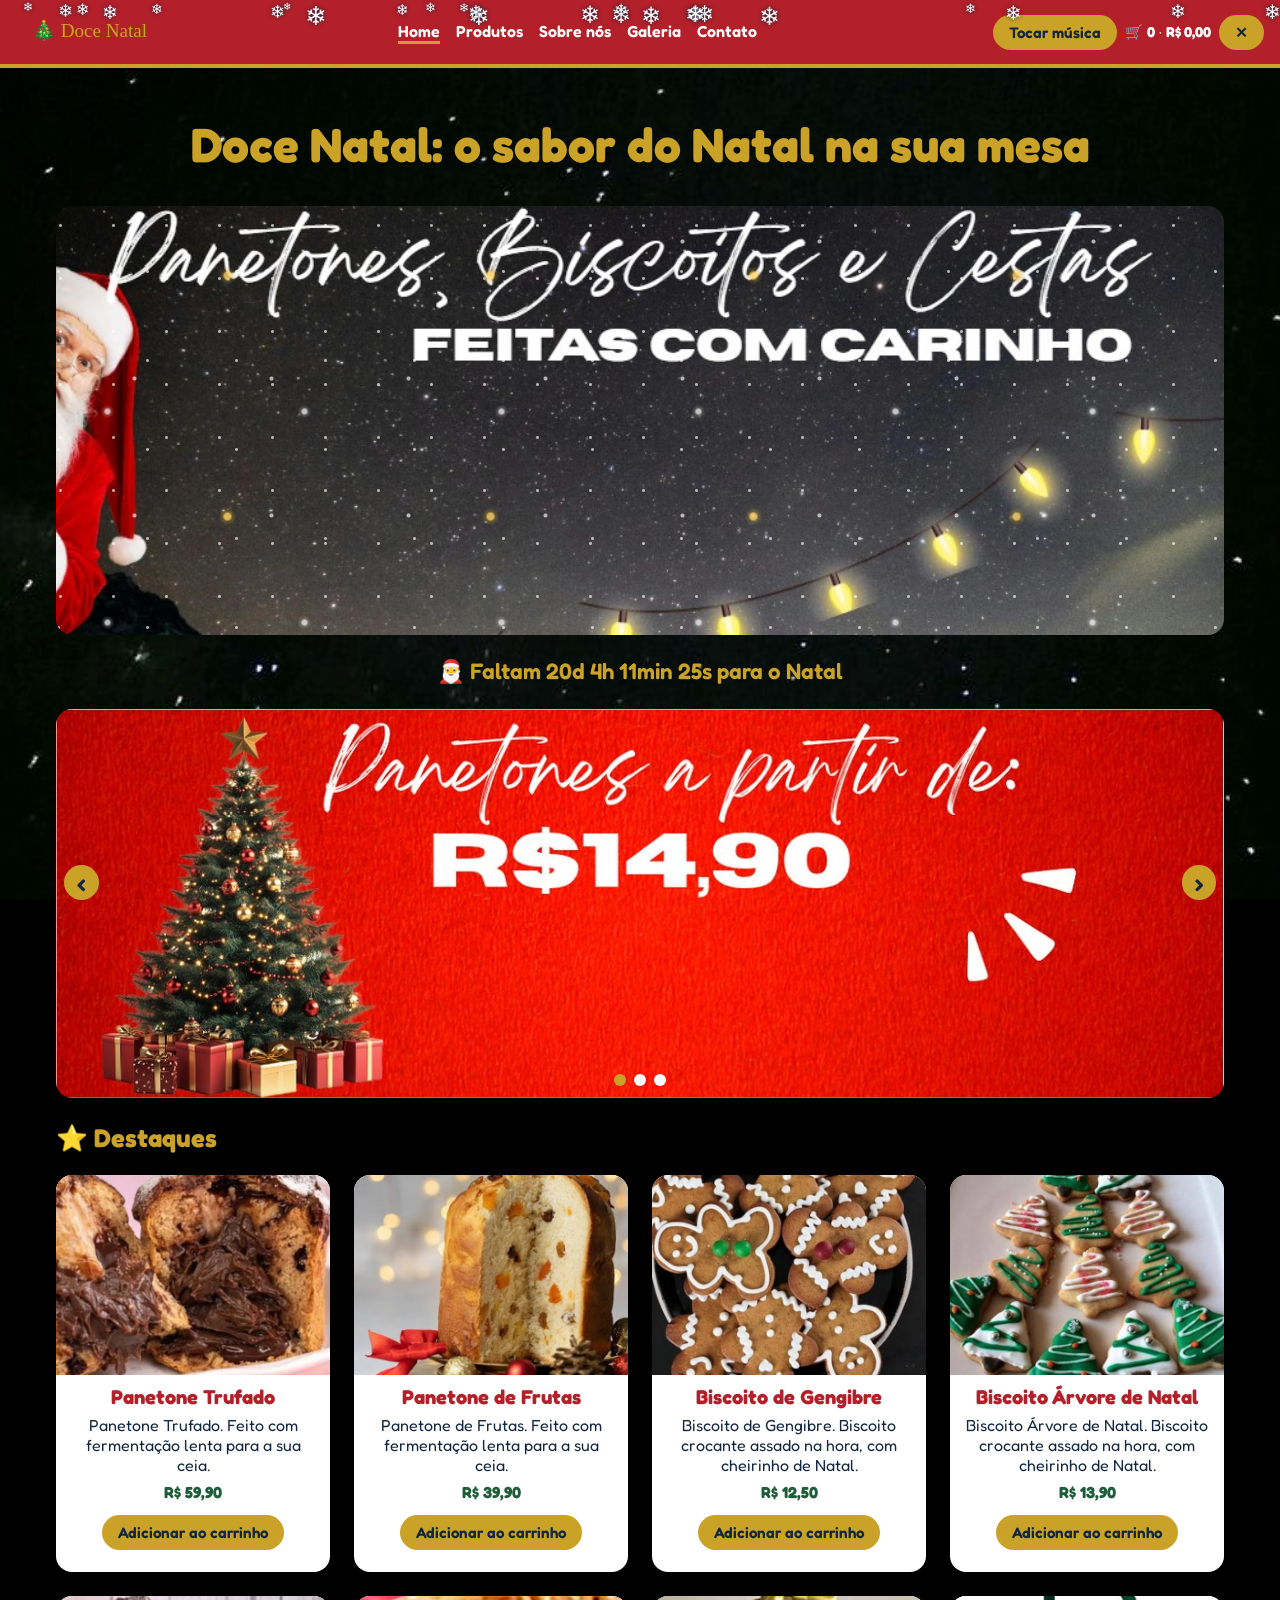
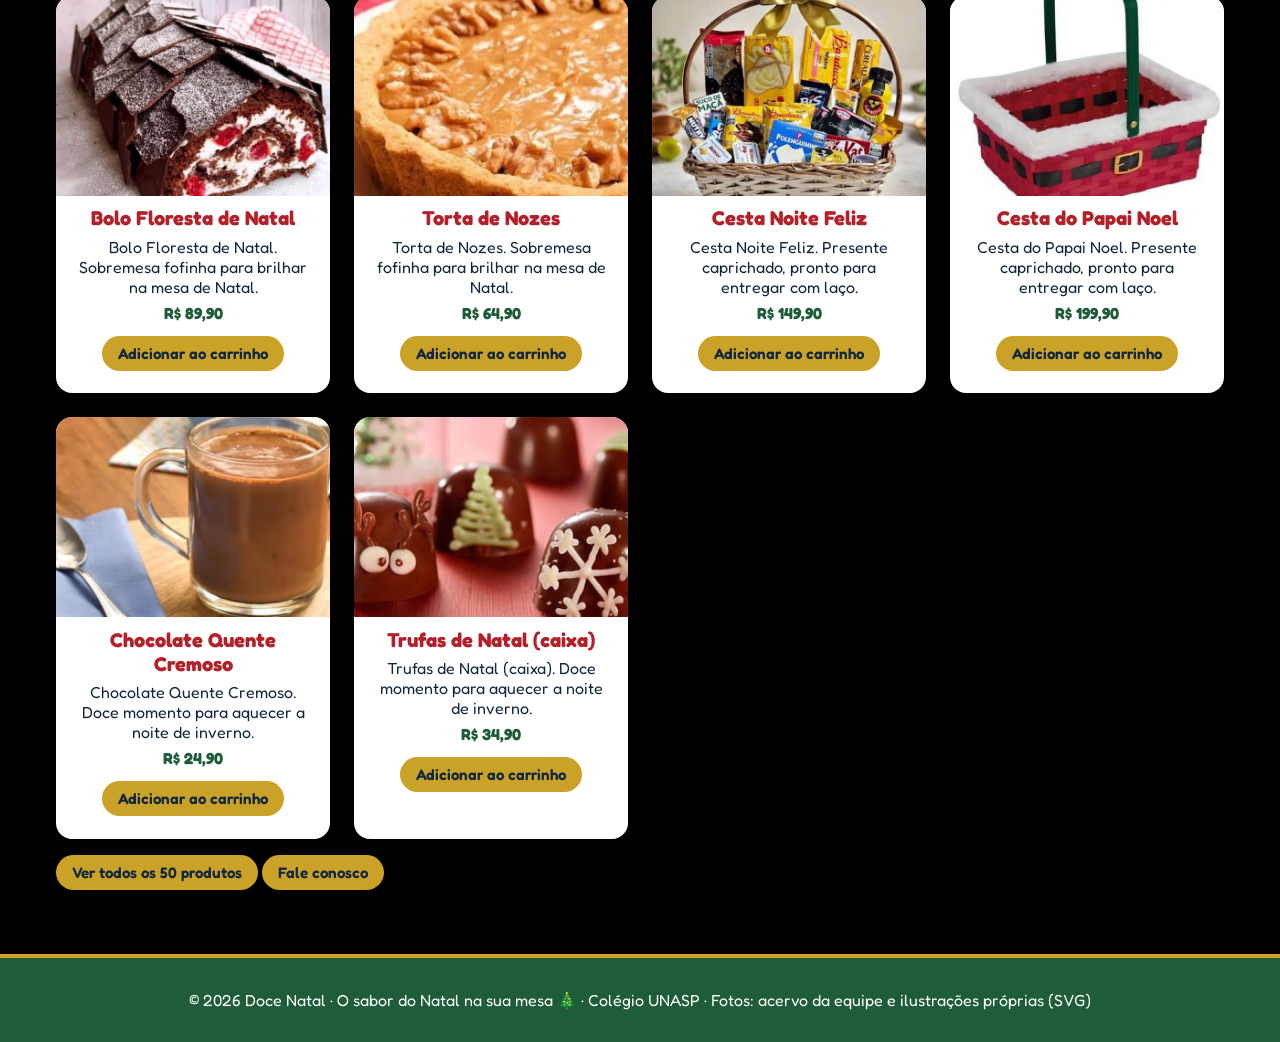
<file: index.html>
<!DOCTYPE html>
<html lang="pt-br">
<head>
<meta charset="UTF-8">
<meta name="viewport" content="width=device-width, initial-scale=1.0">
<title>Doce Natal | Home</title>
<link rel="icon" href="img/favicon.svg">
<link rel="preconnect" href="https://fonts.googleapis.com">
<link href="https://fonts.googleapis.com/css2?family=Fredoka:wght@400;600;700&display=swap" rel="stylesheet">
<link rel="stylesheet" href="css/style.css">
<link rel="stylesheet" href="css/responsivo.css">
</head>
<body>
<header>
<a href="index.html"><img class="logo" src="img/logo.svg" alt="Logotipo da Doce Natal"></a>
<button class="btn-menu" aria-label="Abrir menu">☰</button>
<nav class="menu"><a href="index.html" class=ativo>Home</a><a href="produtos.html">Produtos</a><a href="sobre.html">Sobre nós</a><a href="galeria.html">Galeria</a><a href="contato.html">Contato</a></nav>
<div class="acoes"><button id="btn-musica">Tocar música</button><span>🛒 <b id="qtd-carrinho">0</b> · <b id="total-carrinho">R$ 0,00</b></span><button id="limpar" title="Esvaziar carrinho">✕</button></div>
</header>
<main>
<h1>Doce Natal: o sabor do Natal na sua mesa</h1>
<section class="banner"><img class="banner-fundo" src="img/banners/banner-principal.jpg" data-velocidade="0.08" alt="Papai Noel espiando sob um céu estrelado com luzinhas: panetones, biscoitos e cestas feitas com carinho"><div class="camada estrelas" data-velocidade="0.2" aria-hidden="true"></div><div class="camada luzes" data-velocidade="0.5" aria-hidden="true"></div></section>
<p class="contagem" id="contagem"></p>
<section class="carrossel revelar"><div class="slide"><img src="img/banners/banner-panetones.jpg" alt="Banner: panetones a partir de R$ 14,90, com árvore de Natal e presentes"></div><div class="slide"><img src="img/banners/banner-biscoitos.jpg" alt="Banner: biscoitos de gengibre fresquinhos"></div><div class="slide"><img src="img/banners/banner-cestas.jpg" alt="Banner: cestas prontas para presentear"></div><button id="anterior">‹</button><button id="proximo">›</button><div id="pontos"></div></section>
<section><h2>⭐ Destaques</h2><div id="destaques" class="grade-produtos"></div><p><a class="botao" href="produtos.html">Ver todos os 50 produtos</a> <a class="botao" href="contato.html">Fale conosco</a></p></section>
</main>
<footer><p>&copy; 2026 Doce Natal · O sabor do Natal na sua mesa 🎄 · Colégio UNASP · Fotos: acervo da equipe e ilustrações próprias (SVG)</p></footer>
<button id="topo" aria-label="Voltar ao topo">⬆</button>
<script src="js/produtos.js"></script>
<script src="js/script.js"></script>
</body>
</html>
</file>
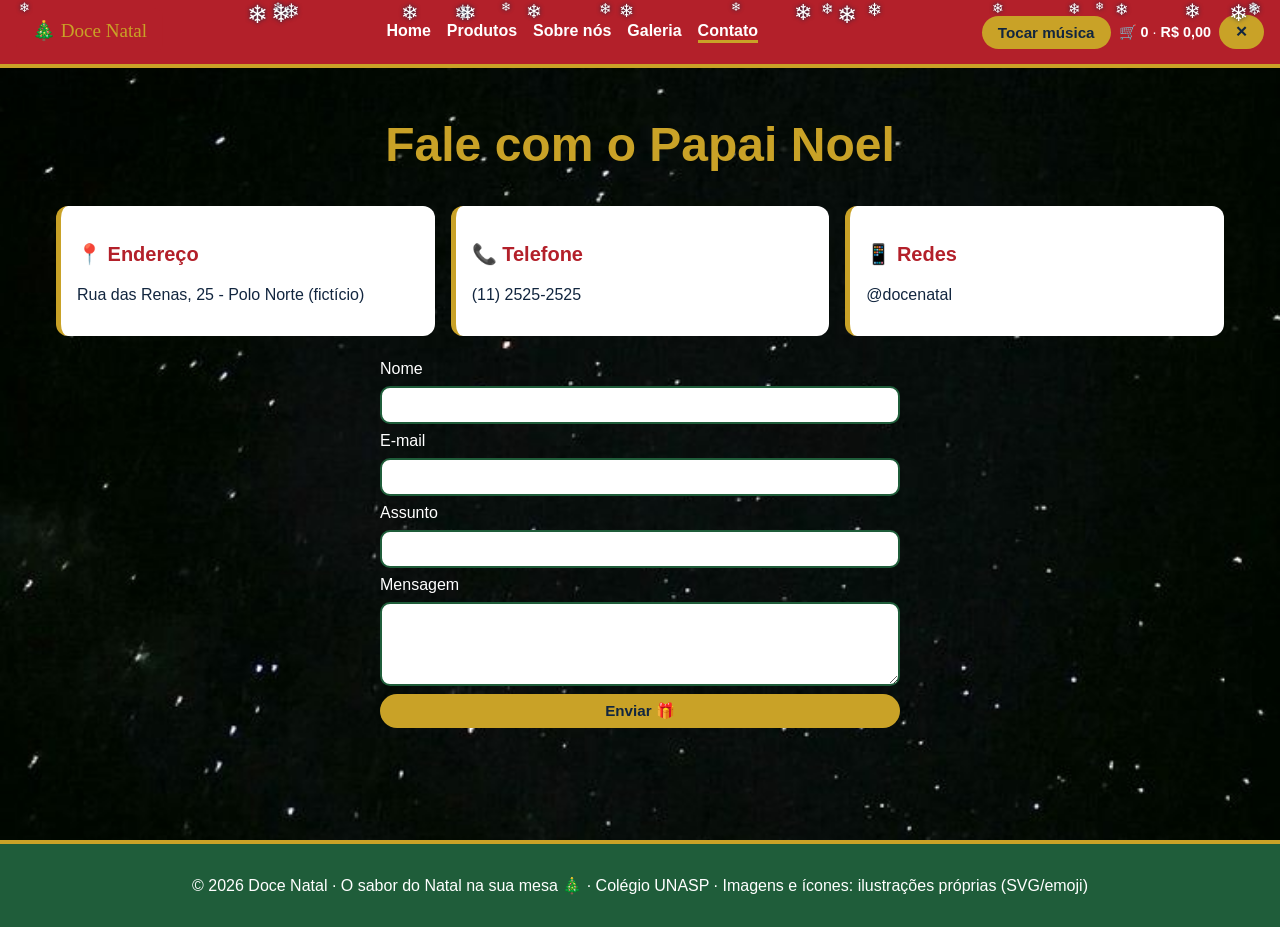
<file: contato.html>
<!DOCTYPE html>
<html lang="pt-br">
<head>
<meta charset="UTF-8">
<meta name="viewport" content="width=device-width, initial-scale=1.0">
<title>Doce Natal | Contato</title>
<link rel="icon" href="img/favicon.svg">
<link rel="preconnect" href="https://fonts.googleapis.com">
<link href="https://fonts.googleapis.com/css2?family=Mountains+of+Christmas:wght@700&family=Poppins:wght@400;600&display=swap" rel="stylesheet">
<link rel="stylesheet" href="css/style.css">
<link rel="stylesheet" href="css/responsivo.css">
</head>
<body>
<header>
<a href="index.html"><img class="logo" src="img/logo.svg" alt="Logotipo da Doce Natal"></a>
<button class="btn-menu" aria-label="Abrir menu">☰</button>
<nav class="menu"><a href="index.html">Home</a><a href="produtos.html">Produtos</a><a href="sobre.html">Sobre nós</a><a href="galeria.html">Galeria</a><a href="contato.html" class=ativo>Contato</a></nav>
<div class="acoes"><button id="btn-musica">Tocar música</button><span>🛒 <b id="qtd-carrinho">0</b> · <b id="total-carrinho">R$ 0,00</b></span><button id="limpar" title="Esvaziar carrinho">✕</button></div>
</header>
<main>
<h1>Fale com o Papai Noel</h1>
<section class="trio"><article><h3>📍 Endereço</h3><p>Rua das Renas, 25 - Polo Norte (fictício)</p></article><article><h3>📞 Telefone</h3><p>(11) 2525-2525</p></article><article><h3>📱 Redes</h3><p>@docenatal</p></article></section>
<form id="form-contato" novalidate><label for="nome">Nome</label><input id="nome" type="text"><label for="email">E-mail</label><input id="email" type="email"><label for="assunto">Assunto</label><input id="assunto" type="text"><label for="msg">Mensagem</label><textarea id="msg" rows="4"></textarea><button class="botao" type="submit">Enviar 🎁</button><p id="mensagem-form" role="alert"></p></form>
</main>
<footer><p>&copy; 2026 Doce Natal · O sabor do Natal na sua mesa 🎄 · Colégio UNASP · Imagens e ícones: ilustrações próprias (SVG/emoji)</p></footer>
<button id="topo" aria-label="Voltar ao topo">⬆</button>
<script src="js/produtos.js"></script>
<script src="js/script.js"></script>
</body>
</html>
</file>
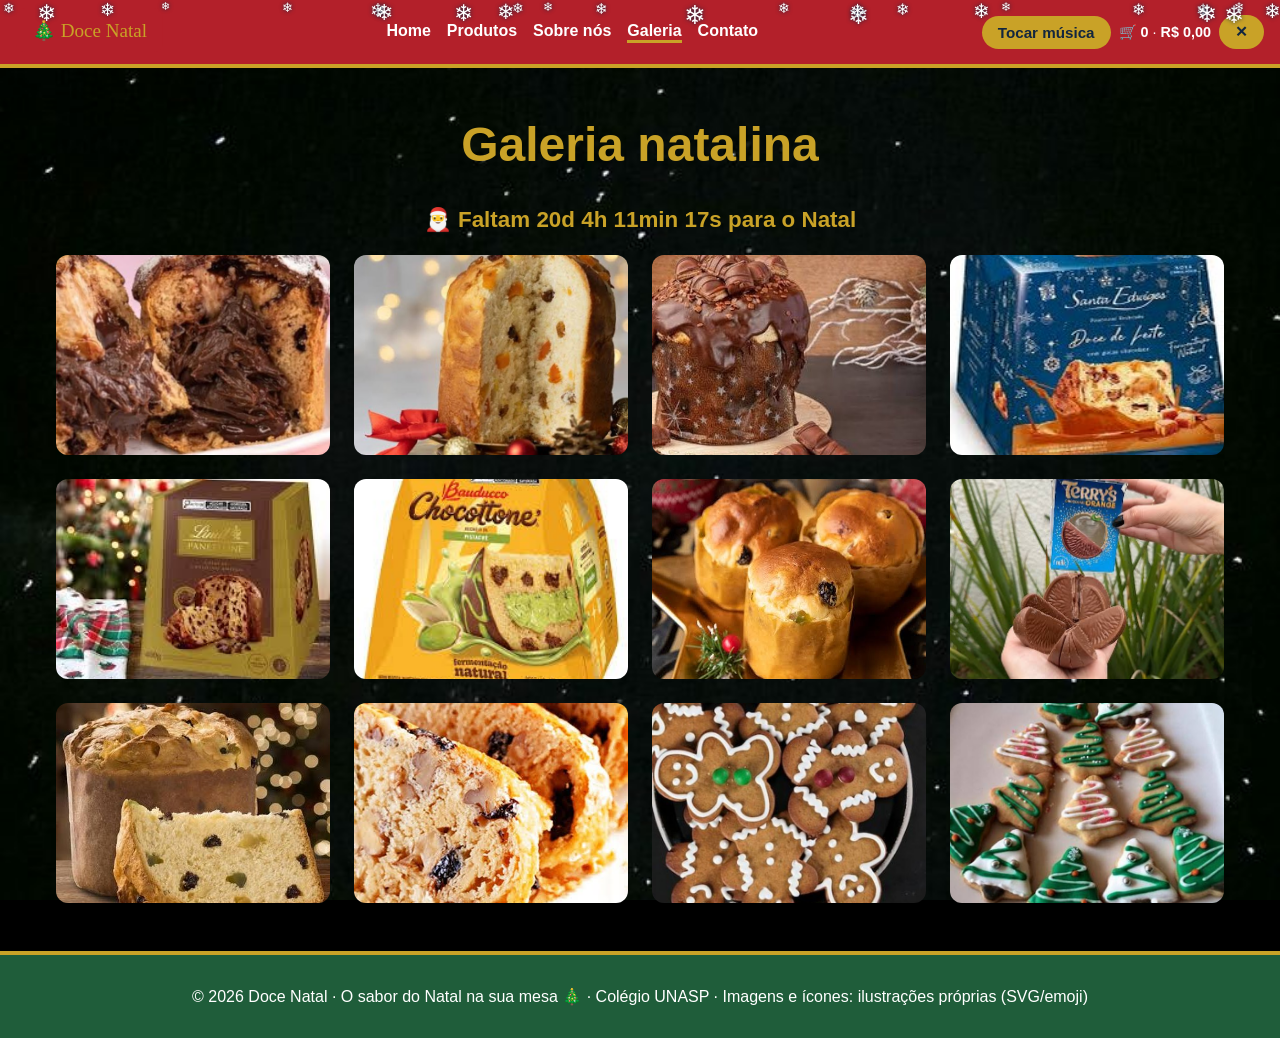
<file: galeria.html>
<!DOCTYPE html>
<html lang="pt-br">
<head>
<meta charset="UTF-8">
<meta name="viewport" content="width=device-width, initial-scale=1.0">
<title>Doce Natal | Galeria</title>
<link rel="icon" href="img/favicon.svg">
<link rel="preconnect" href="https://fonts.googleapis.com">
<link href="https://fonts.googleapis.com/css2?family=Mountains+of+Christmas:wght@700&family=Poppins:wght@400;600&display=swap" rel="stylesheet">
<link rel="stylesheet" href="css/style.css">
<link rel="stylesheet" href="css/responsivo.css">
</head>
<body>
<header>
<a href="index.html"><img class="logo" src="img/logo.svg" alt="Logotipo da Doce Natal"></a>
<button class="btn-menu" aria-label="Abrir menu">☰</button>
<nav class="menu"><a href="index.html">Home</a><a href="produtos.html">Produtos</a><a href="sobre.html">Sobre nós</a><a href="galeria.html" class=ativo>Galeria</a><a href="contato.html">Contato</a></nav>
<div class="acoes"><button id="btn-musica">Tocar música</button><span>🛒 <b id="qtd-carrinho">0</b> · <b id="total-carrinho">R$ 0,00</b></span><button id="limpar" title="Esvaziar carrinho">✕</button></div>
</header>
<main>
<h1>Galeria natalina</h1>
<p class="contagem" id="contagem"></p>
<section id="galeria" class="grade-produtos gal"></section>
<div id="lightbox" hidden><img id="lb-img" alt="Imagem ampliada"><p id="lb-leg"></p></div>
</main>
<footer><p>&copy; 2026 Doce Natal · O sabor do Natal na sua mesa 🎄 · Colégio UNASP · Imagens e ícones: ilustrações próprias (SVG/emoji)</p></footer>
<button id="topo" aria-label="Voltar ao topo">⬆</button>
<script src="js/produtos.js"></script>
<script src="js/script.js"></script>
</body>
</html>
</file>
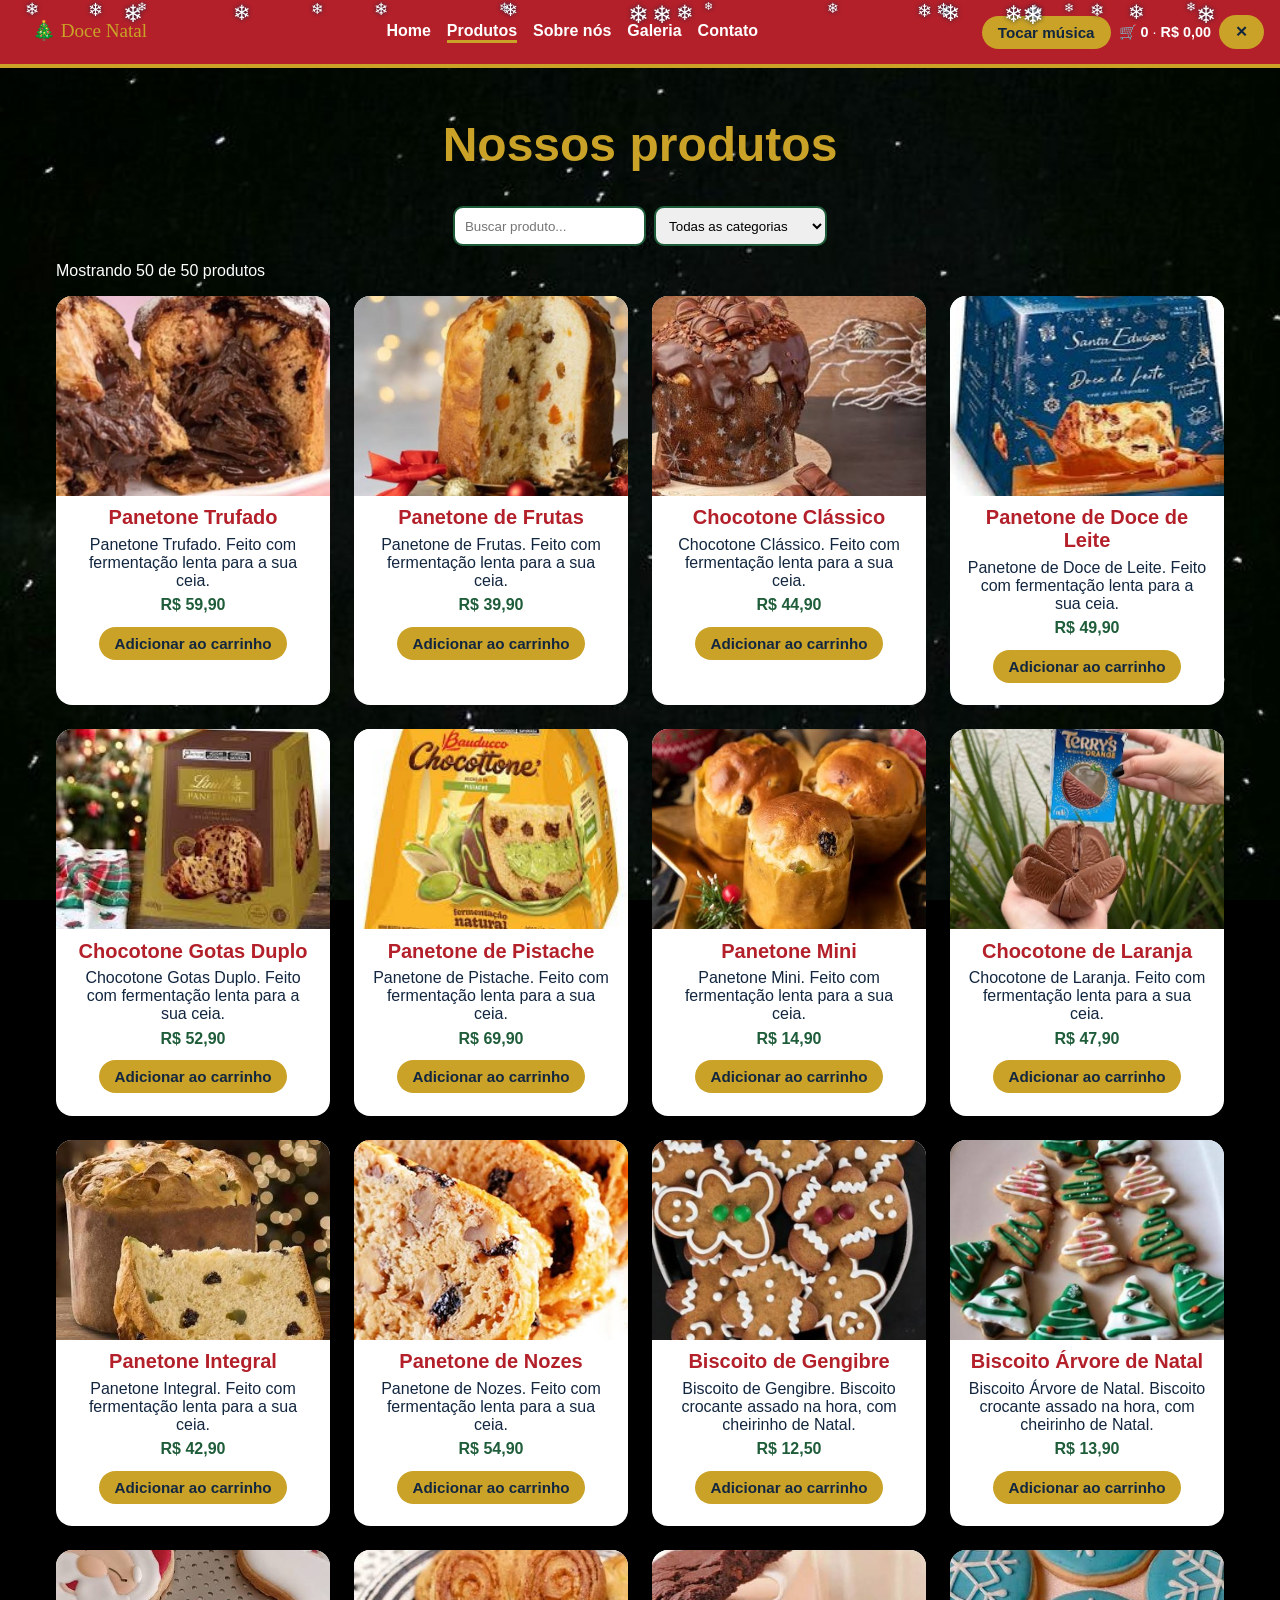
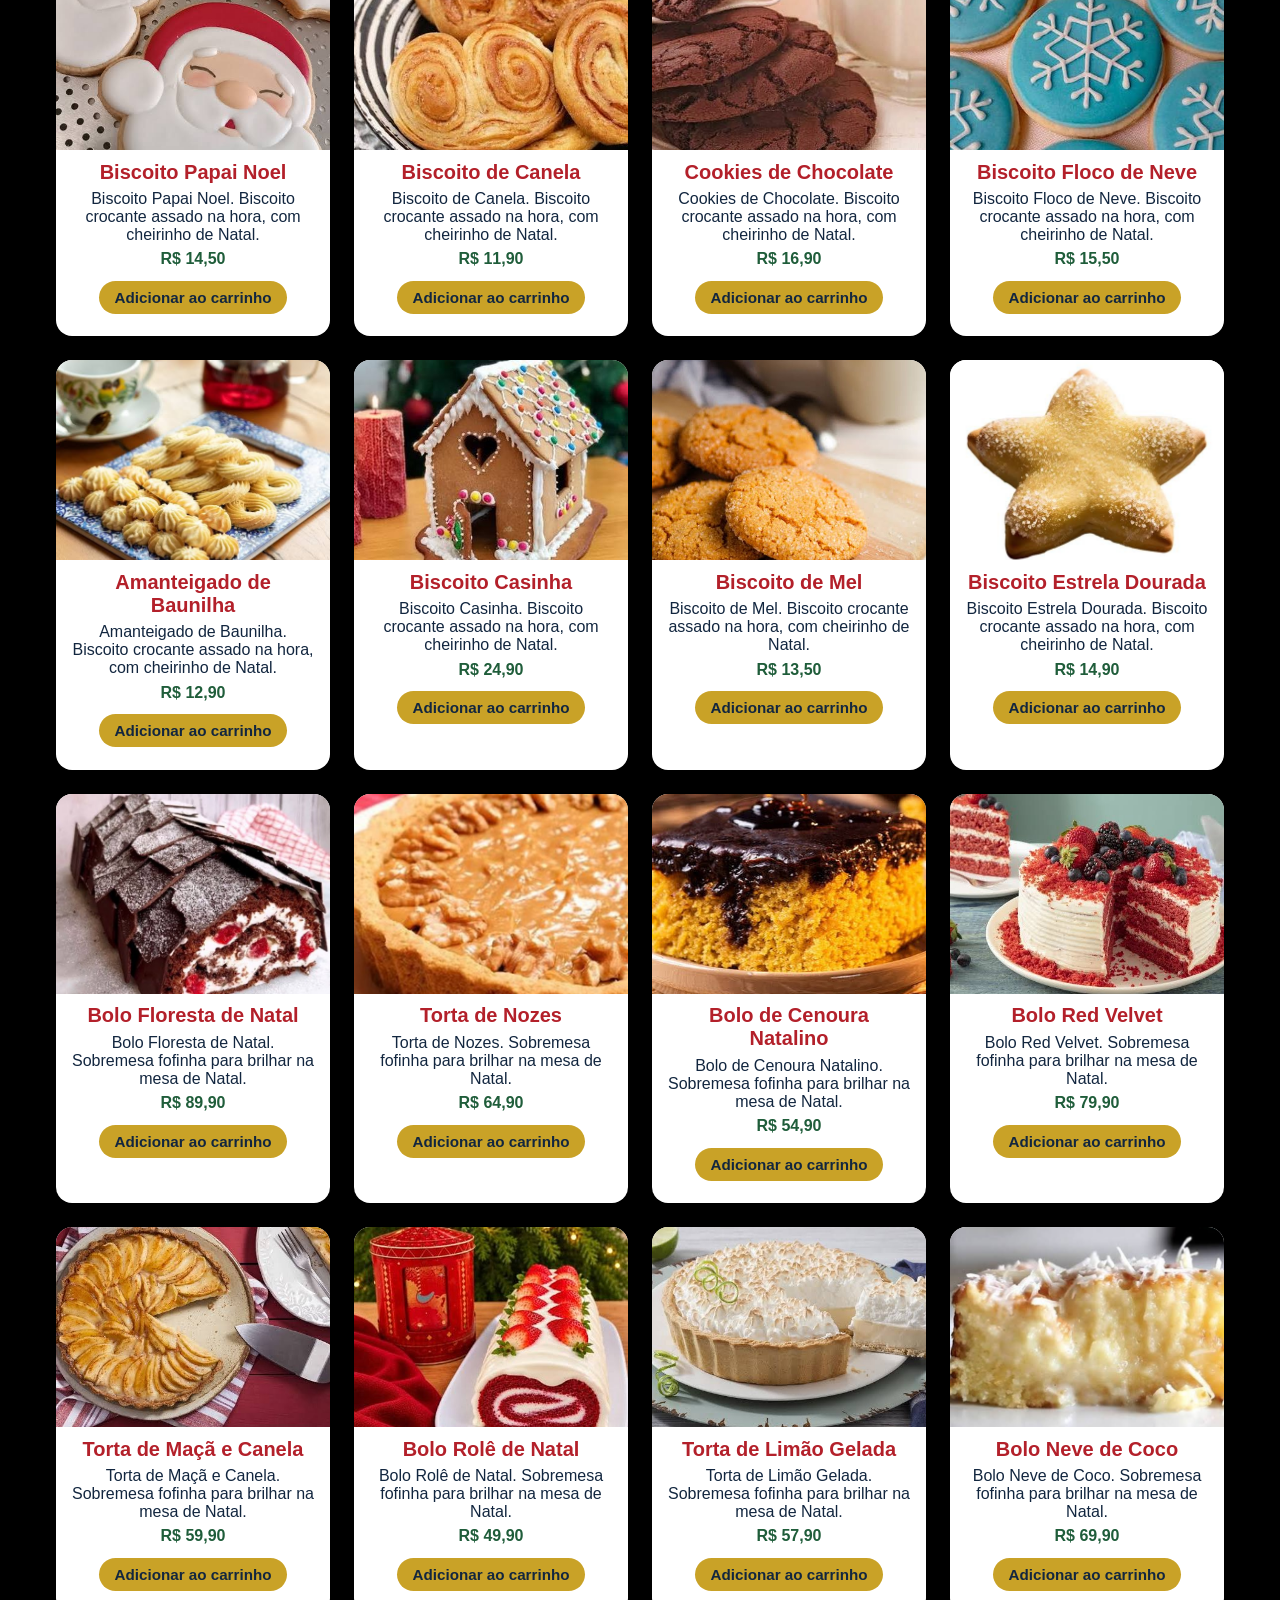
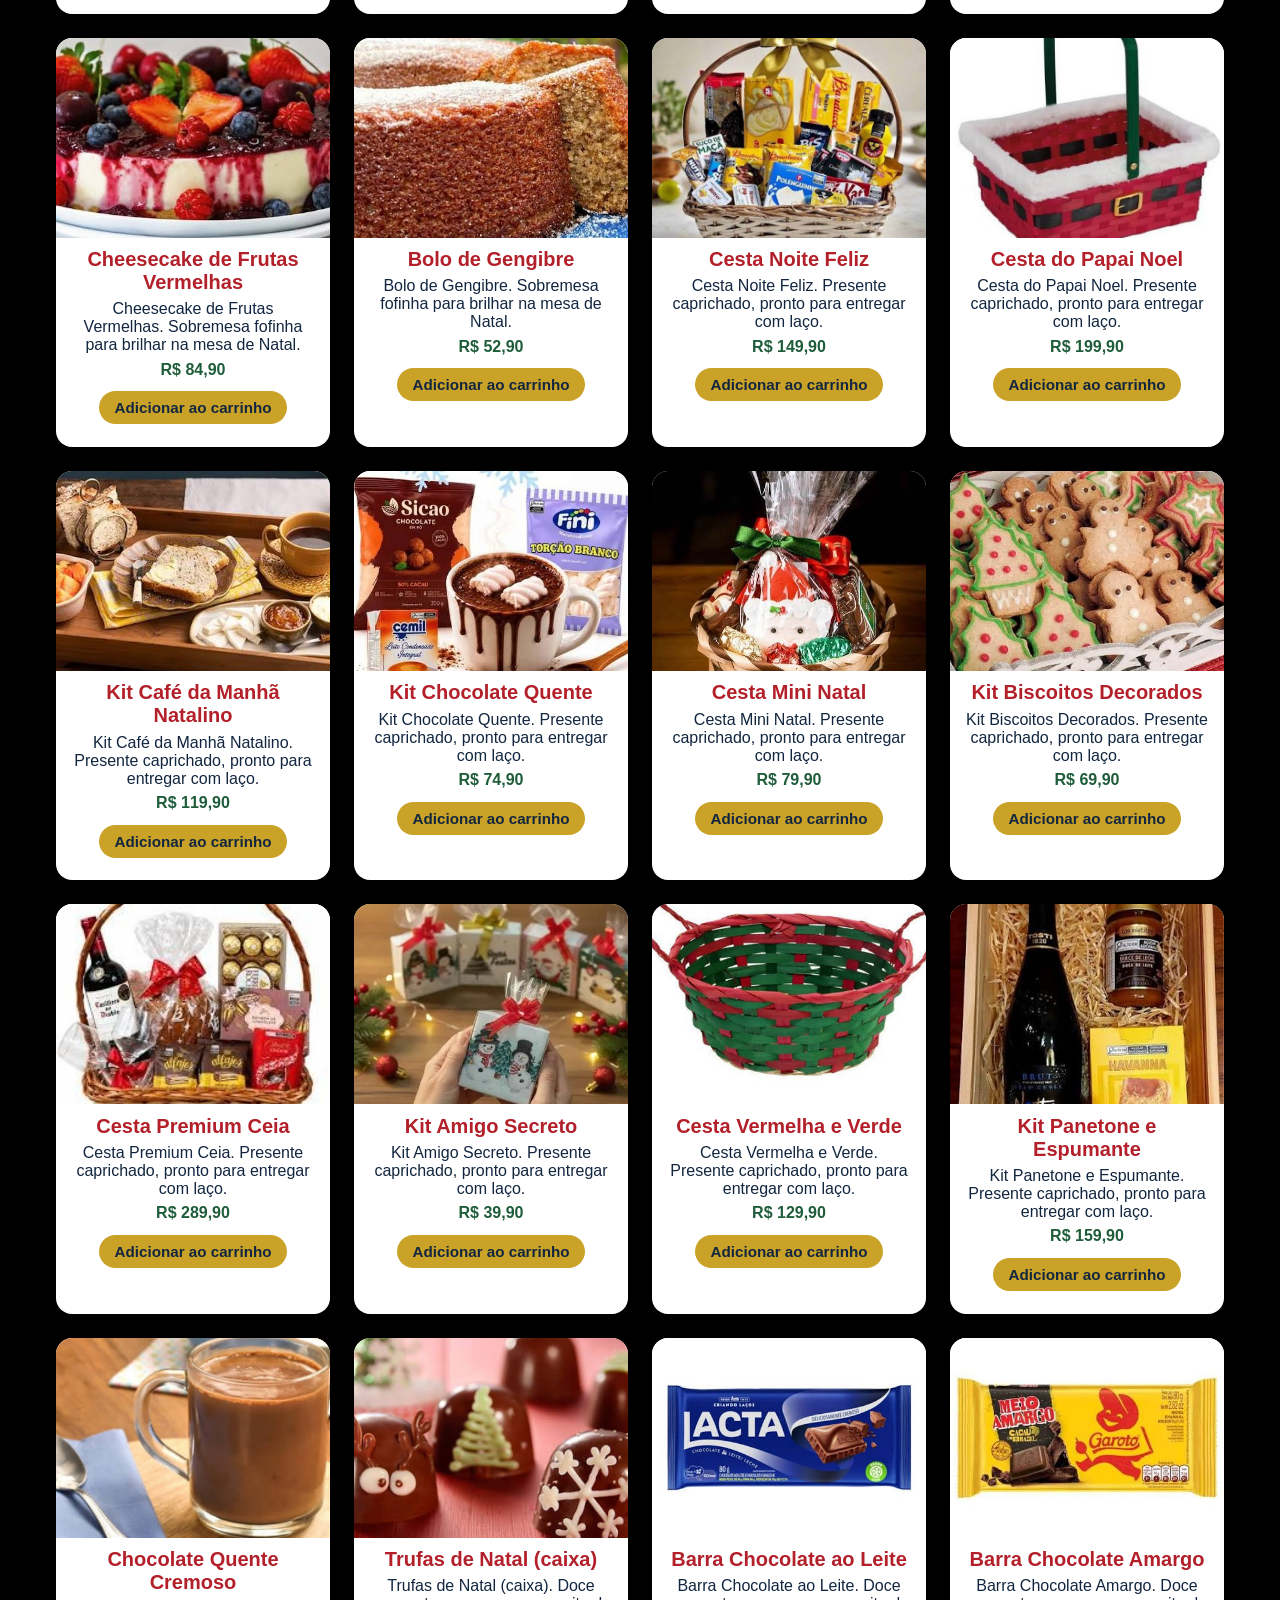
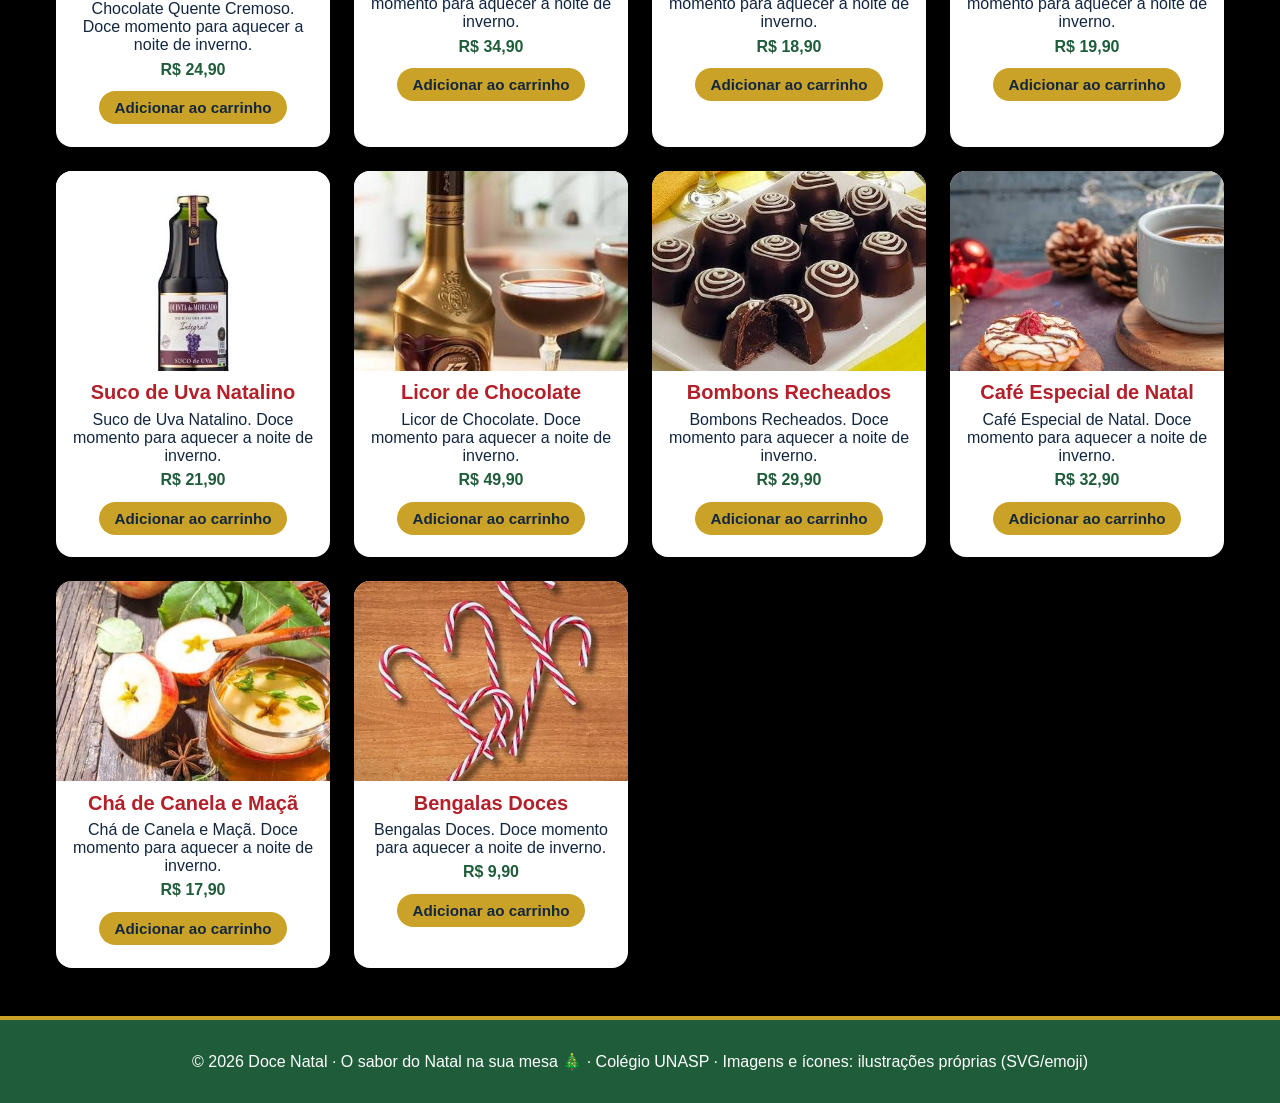
<file: produtos.html>
<!DOCTYPE html>
<html lang="pt-br">
<head>
<meta charset="UTF-8">
<meta name="viewport" content="width=device-width, initial-scale=1.0">
<title>Doce Natal | Produtos</title>
<link rel="icon" href="img/favicon.svg">
<link rel="preconnect" href="https://fonts.googleapis.com">
<link href="https://fonts.googleapis.com/css2?family=Mountains+of+Christmas:wght@700&family=Poppins:wght@400;600&display=swap" rel="stylesheet">
<link rel="stylesheet" href="css/style.css">
<link rel="stylesheet" href="css/responsivo.css">
</head>
<body>
<header>
<a href="index.html"><img class="logo" src="img/logo.svg" alt="Logotipo da Doce Natal"></a>
<button class="btn-menu" aria-label="Abrir menu">☰</button>
<nav class="menu"><a href="index.html">Home</a><a href="produtos.html" class=ativo>Produtos</a><a href="sobre.html">Sobre nós</a><a href="galeria.html">Galeria</a><a href="contato.html">Contato</a></nav>
<div class="acoes"><button id="btn-musica">Tocar música</button><span>🛒 <b id="qtd-carrinho">0</b> · <b id="total-carrinho">R$ 0,00</b></span><button id="limpar" title="Esvaziar carrinho">✕</button></div>
</header>
<main>
<h1>Nossos produtos</h1>
<div class="filtros"><input type="text" id="busca" placeholder="Buscar produto..." aria-label="Buscar produto"><select id="categoria" aria-label="Categoria"><option value="todas">Todas as categorias</option></select></div>
<p id="contador"></p>
<section id="lista-produtos" class="grade-produtos"></section>
</main>
<footer><p>&copy; 2026 Doce Natal · O sabor do Natal na sua mesa 🎄 · Colégio UNASP · Imagens e ícones: ilustrações próprias (SVG/emoji)</p></footer>
<button id="topo" aria-label="Voltar ao topo">⬆</button>
<script src="js/produtos.js"></script>
<script src="js/script.js"></script>
</body>
</html>
</file>
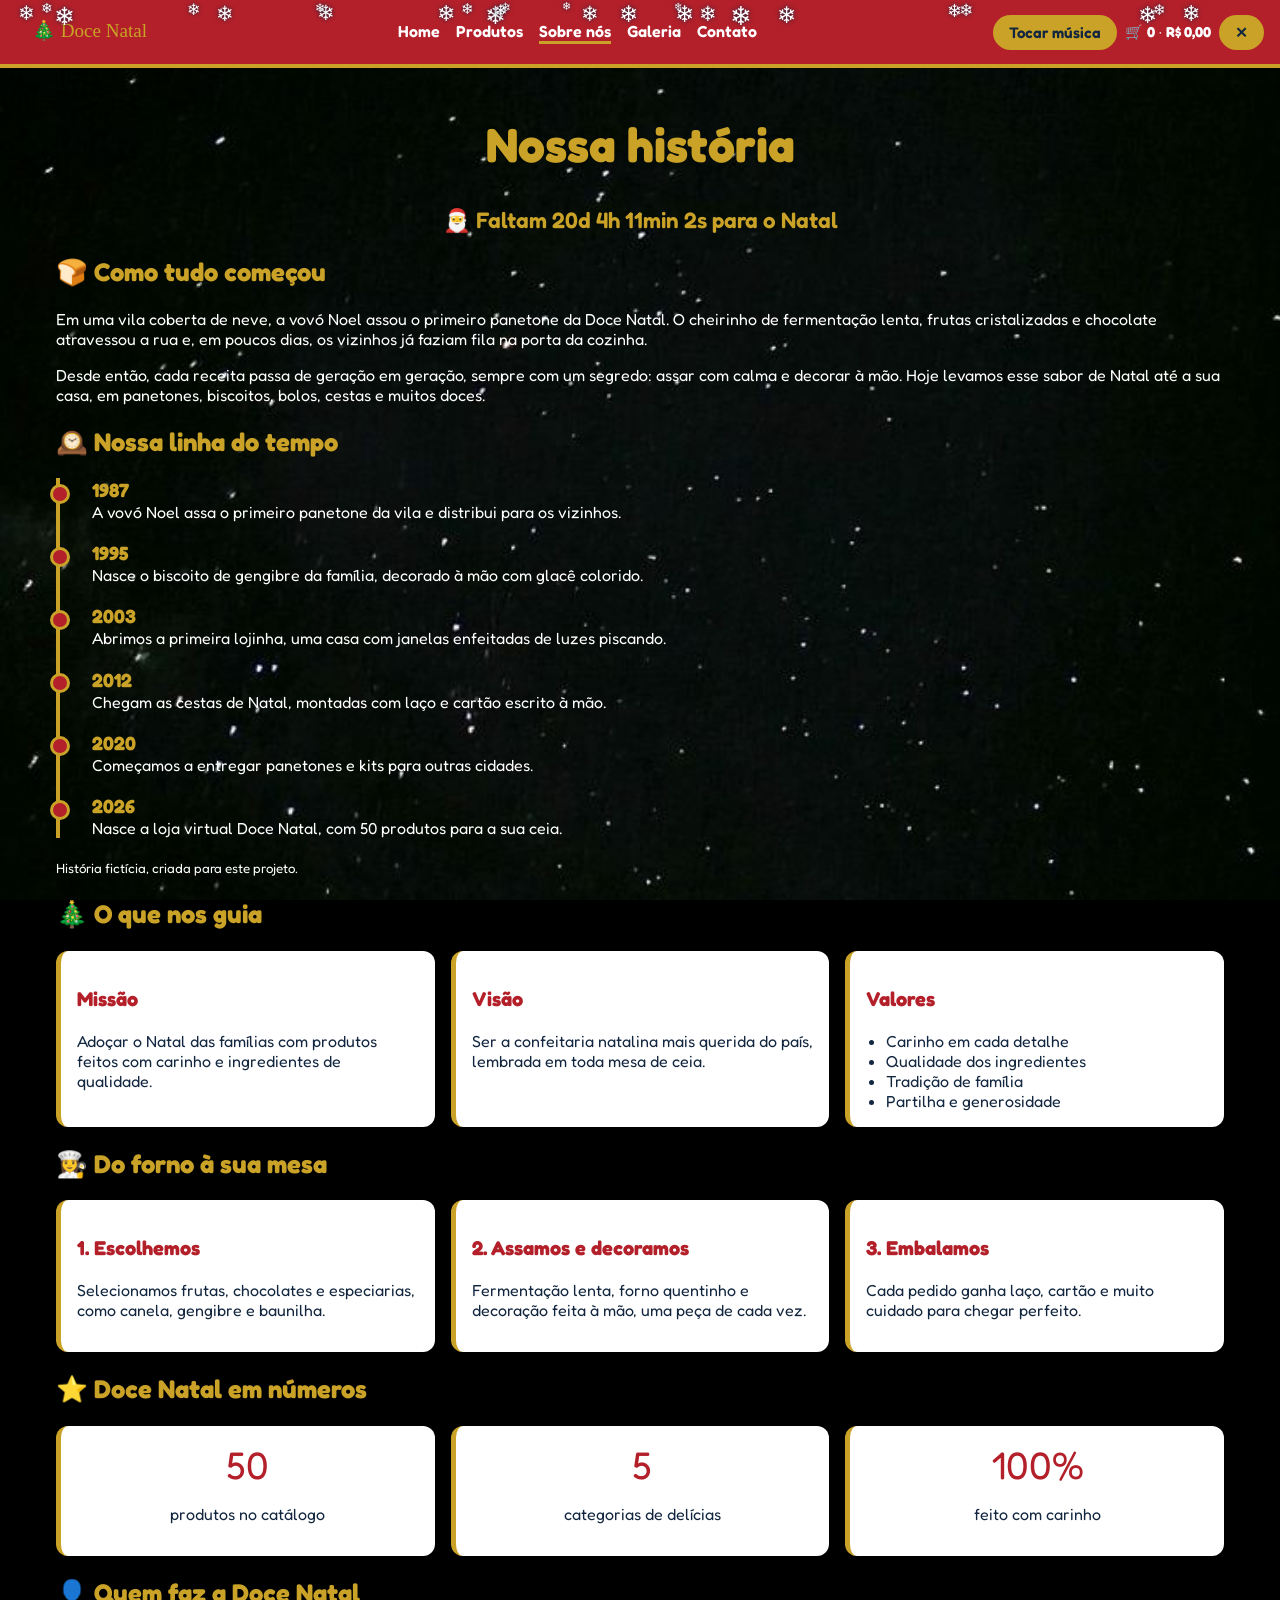
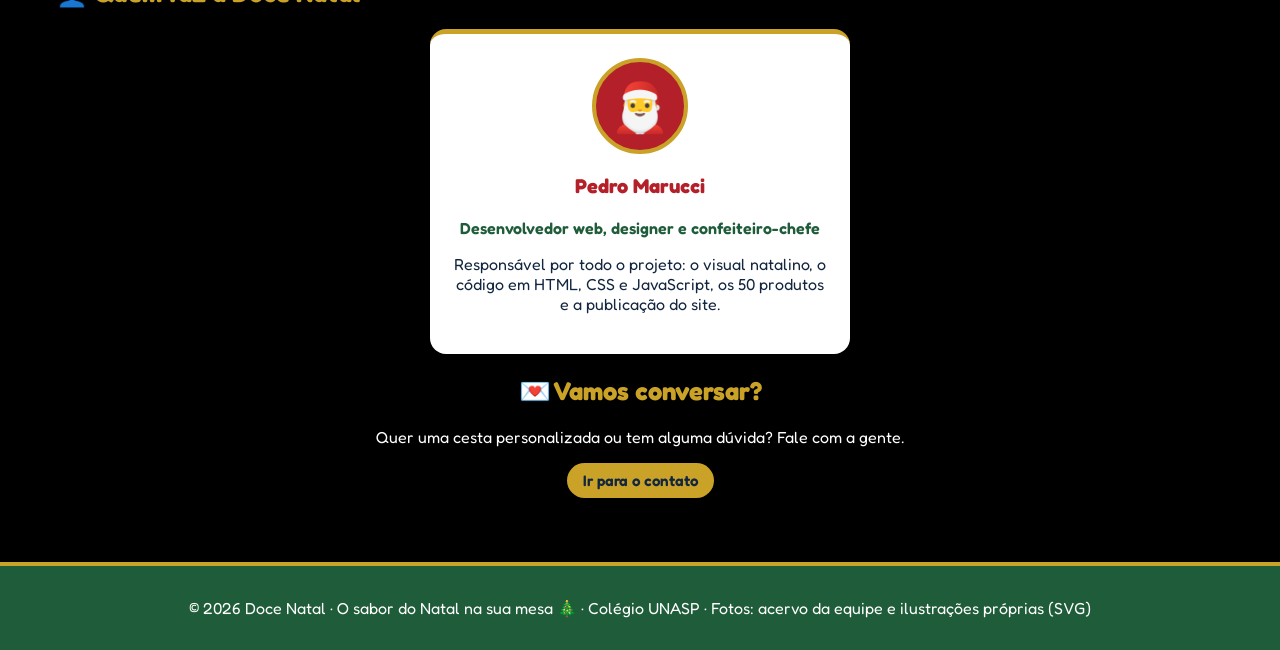
<file: sobre.html>
<!DOCTYPE html>
<html lang="pt-br">
<head>
<meta charset="UTF-8">
<meta name="viewport" content="width=device-width, initial-scale=1.0">
<title>Doce Natal | Sobre nós</title>
<link rel="icon" href="img/favicon.svg">
<link rel="preconnect" href="https://fonts.googleapis.com">
<link href="https://fonts.googleapis.com/css2?family=Fredoka:wght@400;600;700&display=swap" rel="stylesheet">
<link rel="stylesheet" href="css/style.css">
<link rel="stylesheet" href="css/responsivo.css">
</head>
<body>
<header>
<a href="index.html"><img class="logo" src="img/logo.svg" alt="Logotipo da Doce Natal"></a>
<button class="btn-menu" aria-label="Abrir menu">☰</button>
<nav class="menu"><a href="index.html">Home</a><a href="produtos.html">Produtos</a><a href="sobre.html" class=ativo>Sobre nós</a><a href="galeria.html">Galeria</a><a href="contato.html">Contato</a></nav>
<div class="acoes"><button id="btn-musica">Tocar música</button><span>🛒 <b id="qtd-carrinho">0</b> · <b id="total-carrinho">R$ 0,00</b></span><button id="limpar" title="Esvaziar carrinho">✕</button></div>
</header>
<main>
<h1>Nossa história</h1>
<p class="contagem" id="contagem"></p>
<article class="revelar">
<h2>🍞 Como tudo começou</h2>
<p>Em uma vila coberta de neve, a vovó Noel assou o primeiro panetone da Doce Natal. O cheirinho de fermentação lenta, frutas cristalizadas e chocolate atravessou a rua e, em poucos dias, os vizinhos já faziam fila na porta da cozinha.</p>
<p>Desde então, cada receita passa de geração em geração, sempre com um segredo: assar com calma e decorar à mão. Hoje levamos esse sabor de Natal até a sua casa, em panetones, biscoitos, bolos, cestas e muitos doces.</p>
</article>
<section class="revelar">
<h2>🕰️ Nossa linha do tempo</h2>
<ol class="linha-tempo">
<li><strong>1987</strong> A vovó Noel assa o primeiro panetone da vila e distribui para os vizinhos.</li>
<li><strong>1995</strong> Nasce o biscoito de gengibre da família, decorado à mão com glacê colorido.</li>
<li><strong>2003</strong> Abrimos a primeira lojinha, uma casa com janelas enfeitadas de luzes piscando.</li>
<li><strong>2012</strong> Chegam as cestas de Natal, montadas com laço e cartão escrito à mão.</li>
<li><strong>2020</strong> Começamos a entregar panetones e kits para outras cidades.</li>
<li><strong>2026</strong> Nasce a loja virtual Doce Natal, com 50 produtos para a sua ceia.</li>
</ol>
<p><small>História fictícia, criada para este projeto.</small></p>
</section>
<section class="revelar">
<h2>🎄 O que nos guia</h2>
<div class="trio">
<article><h3>Missão</h3><p>Adoçar o Natal das famílias com produtos feitos com carinho e ingredientes de qualidade.</p></article>
<article><h3>Visão</h3><p>Ser a confeitaria natalina mais querida do país, lembrada em toda mesa de ceia.</p></article>
<article><h3>Valores</h3><ul><li>Carinho em cada detalhe</li><li>Qualidade dos ingredientes</li><li>Tradição de família</li><li>Partilha e generosidade</li></ul></article>
</div>
</section>
<section class="revelar">
<h2>👩‍🍳 Do forno à sua mesa</h2>
<div class="trio">
<article><h3>1. Escolhemos</h3><p>Selecionamos frutas, chocolates e especiarias, como canela, gengibre e baunilha.</p></article>
<article><h3>2. Assamos e decoramos</h3><p>Fermentação lenta, forno quentinho e decoração feita à mão, uma peça de cada vez.</p></article>
<article><h3>3. Embalamos</h3><p>Cada pedido ganha laço, cartão e muito cuidado para chegar perfeito.</p></article>
</div>
</section>
<section class="revelar">
<h2>⭐ Doce Natal em números</h2>
<div class="trio numeros">
<article><span class="numero">50</span><p>produtos no catálogo</p></article>
<article><span class="numero">5</span><p>categorias de delícias</p></article>
<article><span class="numero">100%</span><p>feito com carinho</p></article>
</div>
</section>
<section class="revelar">
<h2>👤 Quem faz a Doce Natal</h2>
<article class="equipe">
<div class="avatar" role="img" aria-label="Avatar de Papai Noel">🎅</div>
<h3>Pedro Marucci</h3>
<p class="funcao">Desenvolvedor web, designer e confeiteiro-chefe</p>
<p>Responsável por todo o projeto: o visual natalino, o código em HTML, CSS e JavaScript, os 50 produtos e a publicação do site.</p>
</article>
</section>
<section class="revelar chamada">
<h2>💌 Vamos conversar?</h2>
<p>Quer uma cesta personalizada ou tem alguma dúvida? Fale com a gente.</p>
<p><a class="botao" href="contato.html">Ir para o contato</a></p>
</section>
</main>
<footer><p>&copy; 2026 Doce Natal · O sabor do Natal na sua mesa 🎄 · Colégio UNASP · Fotos: acervo da equipe e ilustrações próprias (SVG)</p></footer>
<button id="topo" aria-label="Voltar ao topo">⬆</button>
<script src="js/produtos.js"></script>
<script src="js/script.js"></script>
</body>
</html>
</file>
<file: css/style.css>
:root{--vermelho:#B3202A;--verde:#1F5D3A;--dourado:#C9A227;--neve:#FFFFFF;--creme:#FBF6EA;--noite:#12263F;--titulo:"Fredoka",sans-serif;--texto:"Fredoka",sans-serif;--esp:1rem}
*{box-sizing:border-box}
body{margin:0;font-family:var(--texto);background:#000;color:var(--neve)}
body::before{content:"";position:fixed;inset:0;z-index:-1;background:url(../img/fundo-estrelas.jpg) center/cover no-repeat}
h1,h2,h3{font-family:var(--titulo);color:var(--dourado);font-weight:700}
h2{font-size:1.6rem}h3{font-size:1.25rem}
h1{font-size:2rem;text-align:center;line-height:1.2}
main{max-width:1200px;margin:auto;padding:var(--esp)}
header{display:flex;flex-wrap:wrap;align-items:center;justify-content:space-between;gap:.5rem;padding:.5rem var(--esp);background:var(--vermelho);border-bottom:4px solid var(--dourado);position:sticky;top:0;z-index:50}
.logo{height:44px}
.menu{display:none;gap:1rem}
.menu a{font-family:var(--titulo);font-size:1rem;color:var(--neve);text-decoration:none;font-weight:600;padding:.3rem 0}
.menu a:hover,.menu a:focus{color:var(--dourado)}
.menu a.ativo::after{content:"";display:block;height:3px;background:var(--dourado)}
.btn-menu{background:none;border:0;color:var(--neve);font-size:1.6rem}
.acoes{display:flex;align-items:center;gap:.5rem;color:var(--neve);font-size:.85rem}
button,.botao{font-family:var(--titulo);font-size:.95rem;background:var(--dourado);color:var(--noite);border:0;border-radius:20px;padding:.5rem 1rem;font-weight:600;cursor:pointer;text-decoration:none;display:inline-block}
button:hover,.botao:hover{background:var(--verde);color:var(--neve)}
.banner{overflow:hidden;background:#07090f;border-radius:16px}
.banner{position:relative}
.banner-fundo{display:block;width:100%;height:auto;scale:1.1}
/* camadas do parallax: mais altas que o banner e repetidas, para nunca aparecer falha ao mover */
.camada{position:absolute;left:0;top:-300%;width:100%;height:400%;pointer-events:none;will-change:transform}
.estrelas{opacity:.65;background-image:radial-gradient(circle,#fff 0 1.5px,transparent 2.5px),radial-gradient(circle,#fff 0 1px,transparent 2px),radial-gradient(circle,#fff 0 1px,transparent 2px);background-size:137px 137px,89px 89px,53px 53px;background-position:10px 20px,47px 61px,31px 7px}
.luzes{opacity:.85;background-image:radial-gradient(circle,rgba(255,214,102,.95) 0 3px,rgba(201,162,39,.35) 5px,transparent 9px),radial-gradient(circle,rgba(255,255,255,.85) 0 2px,rgba(255,255,255,.2) 4px,transparent 7px);background-size:263px 241px,197px 211px;background-position:40px 30px,150px 120px}
.contagem{text-align:center;font-family:var(--titulo);font-size:1.4rem;color:var(--dourado);font-weight:600;animation:pulsar 2s infinite}
@keyframes pulsar{50%{transform:scale(1.05)}}
.carrossel{position:relative;margin:1.5rem 0;border-radius:16px;overflow:hidden}
.slide{display:none}
.slide img{display:block;width:100%;height:auto}
.slide h2{color:var(--neve);font-size:1.8rem}
.slide.ativo{display:block;animation:aparecer 1s}
@keyframes aparecer{from{opacity:0}to{opacity:1}}
#anterior,#proximo{position:absolute;top:40%;font-size:1.5rem;padding:.2rem .8rem}
#anterior{left:8px}#proximo{right:8px}
#pontos{position:absolute;bottom:8px;width:100%;text-align:center}
#pontos button{width:12px;height:12px;padding:0;margin:0 4px;border-radius:50%;background:var(--neve)}
#pontos button.ativo{background:var(--dourado)}
.grade-produtos{display:grid;grid-template-columns:repeat(auto-fill,minmax(240px,1fr));gap:1.5rem}
.card{color:var(--noite);background:var(--neve);border-radius:16px;overflow:hidden;transition:transform .3s,box-shadow .3s;padding-bottom:1rem;text-align:center;animation:flutuar 4s ease-in-out infinite}
.card:hover{transform:translateY(-8px);box-shadow:0 12px 24px rgba(0,0,0,.2)}
@keyframes flutuar{50%{margin-top:-4px}}
.card img{width:100%;height:200px;object-fit:cover}
.card h3,.card p,.card strong,.card button{margin:.4rem 1rem}
.card strong{display:block;color:var(--verde)}
.filtros{display:flex;flex-wrap:wrap;gap:.5rem;justify-content:center}
input,select,textarea{padding:.6rem;border:2px solid var(--verde);border-radius:10px;font-family:var(--texto)}
.vazio{grid-column:1/-1;text-align:center;font-size:1.3rem}
.trio{display:grid;gap:1rem;grid-template-columns:1fr}
.trio article{color:var(--noite);background:var(--neve);border-left:5px solid var(--dourado);border-radius:12px;padding:1rem}
form{display:grid;gap:.5rem;max-width:520px;margin:1.5rem auto}
#mensagem-form{font-weight:600;color:var(--dourado)}
.gal img{cursor:zoom-in;width:100%;height:200px;object-fit:cover;border-radius:12px}
#lightbox{position:fixed;inset:0;background:rgba(18,38,63,.92);display:flex;flex-direction:column;align-items:center;justify-content:center;z-index:100;cursor:zoom-out;color:var(--neve)}
#lightbox[hidden]{display:none}
#lightbox img{max-width:90%;max-height:75vh;border-radius:16px}
.revelar{opacity:0;transform:translateY(30px);transition:all .8s}
.revelar.visivel{opacity:1;transform:none}
.floco{position:fixed;top:0;color:var(--neve);text-shadow:0 0 4px var(--noite);animation:cair 8s linear infinite;pointer-events:none;z-index:200}
@keyframes cair{from{transform:translateY(-10vh)}to{transform:translateY(110vh)}}
footer{background:var(--verde);color:var(--neve);text-align:center;padding:1rem;margin-top:2rem;border-top:4px solid var(--dourado);display:flex;justify-content:center}
#topo{display:none;position:fixed;right:16px;bottom:16px;z-index:60}
.card h3,.trio article h3{color:var(--vermelho)}
.acoes{font-size:.9rem}
/* Página Sobre nós */
.linha-tempo{list-style:none;margin:1rem 0;padding:0 0 0 1.5rem;border-left:4px solid var(--dourado)}
.linha-tempo li{position:relative;margin:0 0 1.2rem;padding-left:.5rem}
.linha-tempo li::before{content:"";position:absolute;left:-2.1rem;top:.35rem;width:14px;height:14px;border-radius:50%;background:var(--vermelho);border:3px solid var(--dourado)}
.linha-tempo strong{display:block;font-family:var(--titulo);font-size:1.2rem;color:var(--dourado)}
.trio ul{margin:0;padding-left:1.2rem}
.numeros article{text-align:center}
.numero{display:block;font-family:var(--titulo);font-size:2.4rem;color:var(--vermelho)}
.equipe{max-width:420px;margin:1rem auto;text-align:center;background:var(--neve);color:var(--noite);border-radius:16px;border-top:5px solid var(--dourado);padding:1.5rem}
.equipe h3{color:var(--vermelho)}
.avatar{width:96px;height:96px;margin:0 auto .5rem;display:flex;align-items:center;justify-content:center;font-size:3rem;border-radius:50%;background:var(--vermelho);border:4px solid var(--dourado)}
.funcao{color:var(--verde);font-weight:600}
.chamada{text-align:center}
</file>
<file: css/responsivo.css>
/* Mobile-first */
.grade-produtos{grid-template-columns:1fr}
.menu.aberto{display:flex;flex-direction:column;width:100%}
@media (min-width:600px){.grade-produtos{grid-template-columns:repeat(2,1fr)}.trio{grid-template-columns:repeat(3,1fr)}}
@media (min-width:992px){.grade-produtos{grid-template-columns:repeat(4,1fr)}.menu{display:flex;flex-direction:row}.btn-menu{display:none}h1{font-size:3rem}}
</file>
